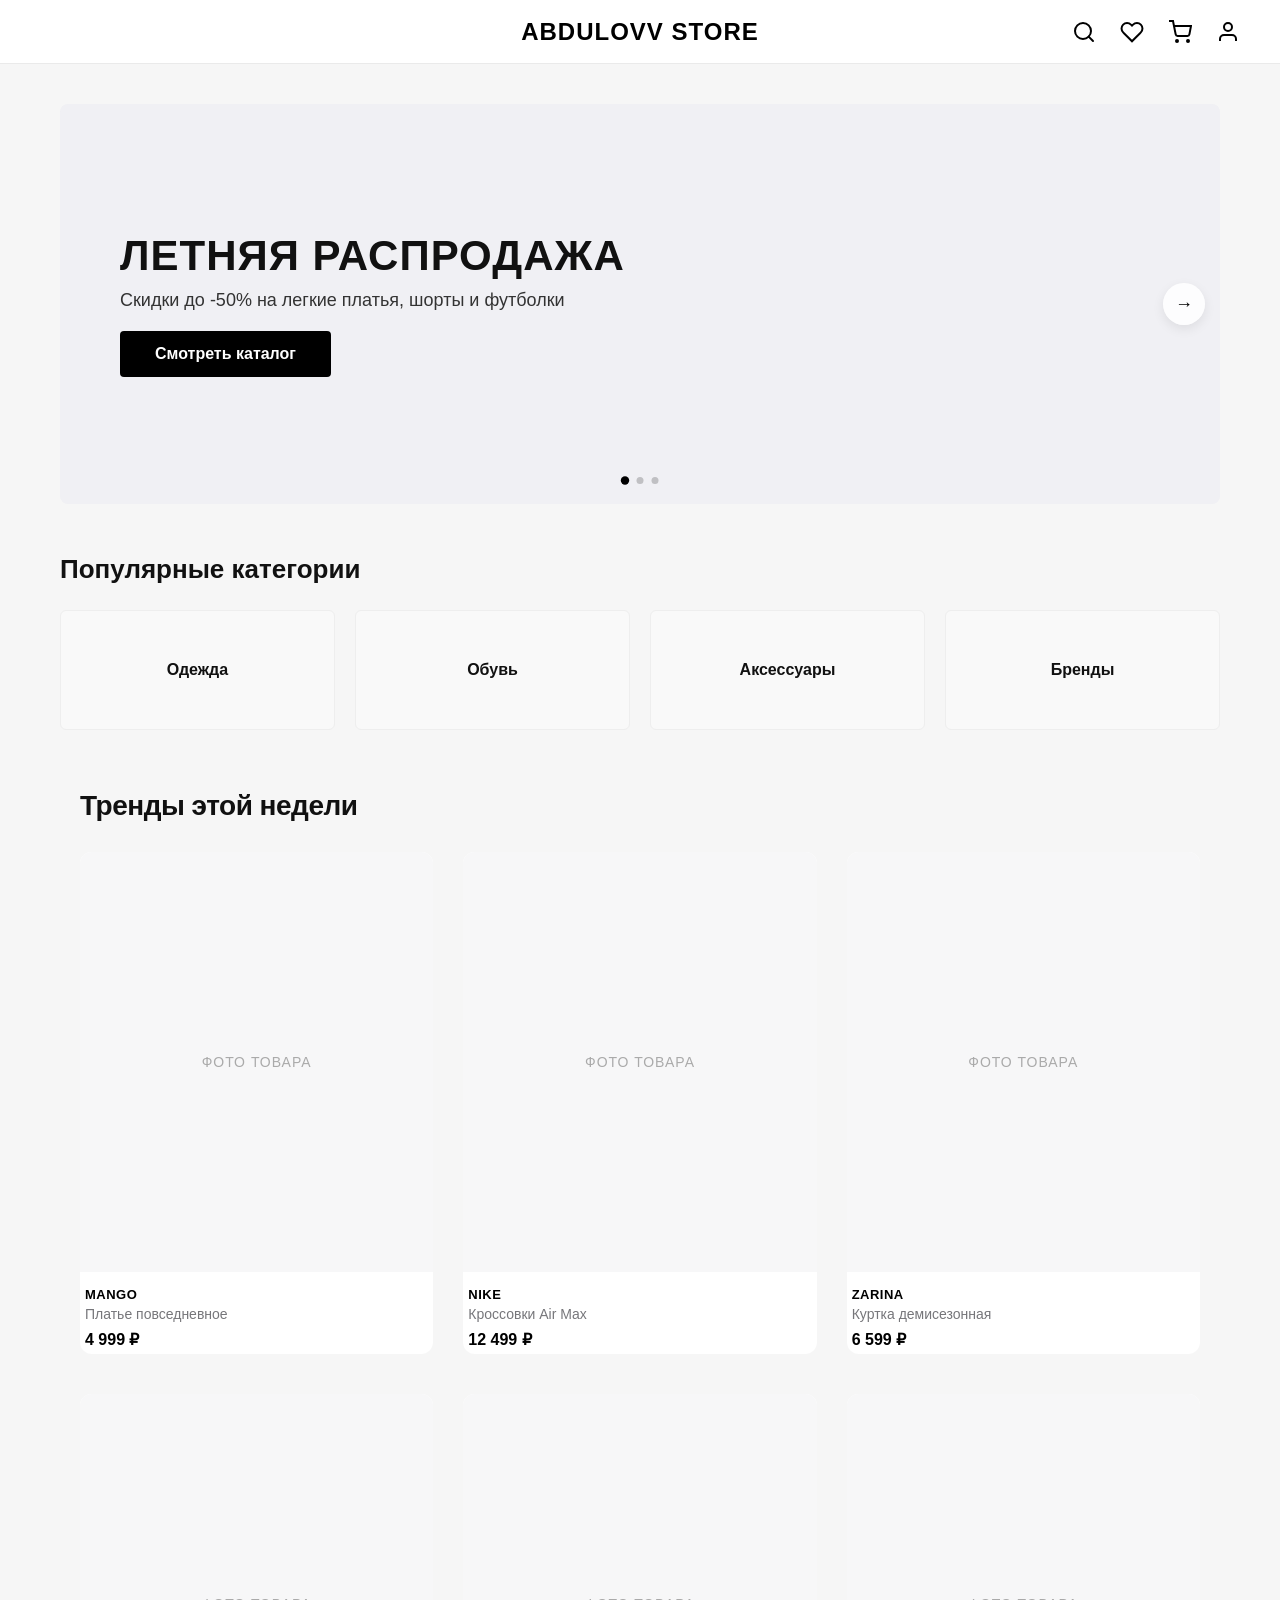
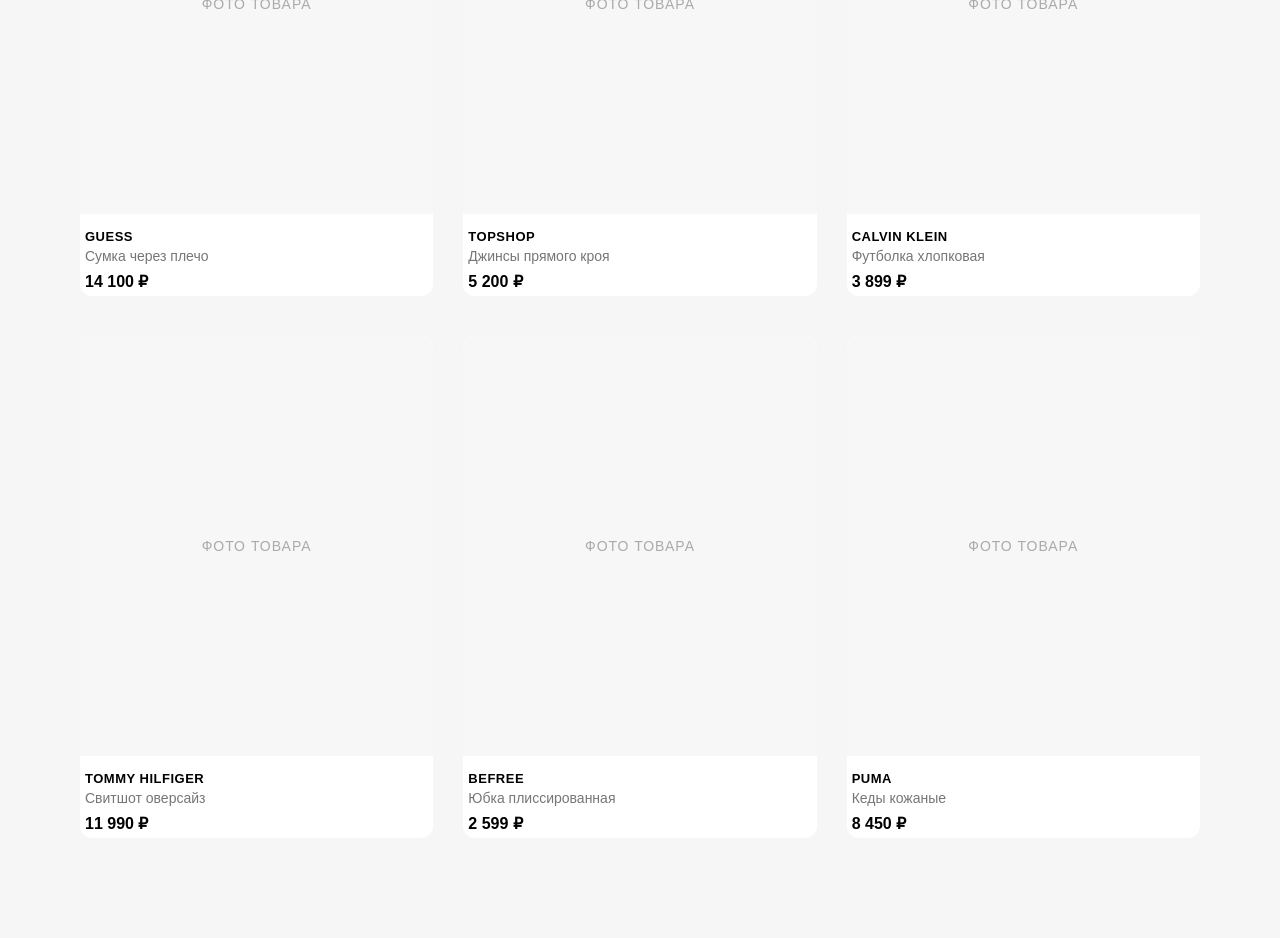
<file: FRONTEND/src/frontend/html/index.html>
<!doctype html>
<html lang="ru">
  <head>
    <meta charset="UTF-8" />
    <title>Clothing Store</title>
    <link rel="stylesheet" href="../css/style.css" />
  </head>
  <body>
    <header class="site-header">
      <div class="header-left"></div>

      <div class="header-center">
        <span class="logo-text">ABDULOVV STORE</span>

        <div class="center-search-container" id="searchContainer">
          <input
            type="text"
            class="search-input"
            placeholder="Поиск товаров..."
            id="searchInput"
          />
        </div>
      </div>

      <div class="header-right">
        <button
          class="nav-item header-icon-btn search-toggle"
          id="searchToggleBtn"
          aria-label="Открыть поиск"
        >
          <svg
            xmlns="http://www.w3.org/2000/svg"
            viewBox="0 0 24 24"
            width="24"
            height="24"
            fill="none"
            stroke="currentColor"
            stroke-width="2"
            stroke-linecap="round"
            stroke-linejoin="round"
          >
            <circle cx="11" cy="11" r="8"></circle>
            <line x1="21" y1="21" x2="16.65" y2="16.65"></line>
          </svg>
        </button>
        <button
          class="nav-item"
          onclick="window.location.href = 'favorites.html'"
          aria-label="Открыть избранное"
        >
          <svg
            xmlns="http://www.w3.org/2000/svg"
            viewBox="0 0 24 24"
            width="24"
            height="24"
            fill="none"
            stroke="currentColor"
            stroke-width="2"
          >
            <path
              d="M20.84 4.61a5.5 5.5 0 0 0-7.78 0L12 5.67l-1.06-1.06a5.5 5.5 0 0 0-7.78 7.78l1.06 1.06L12 21.23l7.78-7.78 1.06-1.06a5.5 5.5 0 0 0 0-7.78z"
            ></path>
          </svg>
        </button>

        <button
          class="nav-item"
          onclick="window.location.href = 'cart.html'"
          aria-label="Открыть корзину"
        >
          <svg
            xmlns="http://www.w3.org/2000/svg"
            viewBox="0 0 24 24"
            width="24"
            height="24"
            fill="none"
            stroke="currentColor"
            stroke-width="2"
          >
            <circle cx="9" cy="21" r="1"></circle>
            <circle cx="20" cy="21" r="1"></circle>
            <path
              d="M1 1h4l2.68 13.39a2 2 0 0 0 2 1.61h9.72a2 2 0 0 0 2-1.61L23 6H6"
            ></path>
          </svg>
        </button>

        <a href="login.html" class="nav-item" aria-label="Войти в профиль">
          <svg
            xmlns="http://www.w3.org/2000/svg"
            viewBox="0 0 24 24"
            width="24"
            height="24"
            fill="none"
            stroke="currentColor"
            stroke-width="2"
          >
            <path d="M20 21v-2a4 4 0 0 0-4-4H8a4 4 0 0 0-4 4v2"></path>
            <circle cx="12" cy="7" r="4"></circle>
          </svg>
        </a>
      </div>
    </header>

    <main class="content-wrapper">
      <section class="promo-carousel-modern">
        <div class="carousel-window">
          <div class="carousel-slides-wrapper">
            <div class="modern-slide" style="background-color: #f0f0f4">
              <div class="banner-info">
                <h1>ЛЕТНЯЯ РАСПРОДАЖА</h1>
                <p>Скидки до -50% на легкие платья, шорты и футболки</p>
                <a href="#" class="banner-btn">Смотреть каталог</a>
              </div>
            </div>

            <div class="modern-slide" style="background-color: #e3edf7">
              <div class="banner-info">
                <h1>НОВИНКИ НЕДЕЛИ</h1>
                <p>Поступление свежих коллекций от мировых брендов</p>
                <a href="#" class="banner-btn">Узнать больше</a>
              </div>
            </div>

            <div class="modern-slide" style="background-color: #fcf0e5">
              <div class="banner-info">
                <h1>СПОРТИВНЫЙ СТИЛЬ</h1>
                <p>Одежда и обувь для фитнеса и активного отдыха</p>
                <a href="#" class="banner-btn">Выбрать экипировку</a>
              </div>
            </div>
          </div>
        </div>

        <button class="carousel-single-btn" onclick="nextSlide()">
          &rarr;
        </button>

        <div class="carousel-mini-dots">
          <span class="mini-dot active" onclick="goToSlide(0)"></span>
          <span class="mini-dot" onclick="goToSlide(1)"></span>
          <span class="mini-dot" onclick="goToSlide(2)"></span>
        </div>
      </section>

      <section class="categories-section">
        <h2>Популярные категории</h2>
        <div class="categories-grid">
          <div class="category-card">Одежда</div>
          <div class="category-card">Обувь</div>
          <div class="category-card">Аксессуары</div>
          <div class="category-card">Бренды</div>
        </div>
      </section>

      <section class="products-section">
        <h2>Тренды этой недели</h2>
        <div class="products-grid">
          <a href="product.html?id=1" class="product-card-link">
            <div class="product-card">
              <div class="product-image-stub">Фото товара</div>
              <div class="product-details">
                <span class="brand">Mango</span>
                <span class="name">Платье повседневное</span>
                <span class="price">4 999 ₽</span>
              </div>
            </div>
          </a>

          <a href="product.html?id=2" class="product-card-link">
            <div class="product-card">
              <div class="product-image-stub">Фото товара</div>
              <div class="product-details">
                <span class="brand">Nike</span>
                <span class="name">Кроссовки Air Max</span>
                <span class="price">12 499 ₽</span>
              </div>
            </div>
          </a>

          <a href="product.html?id=3" class="product-card-link">
            <div class="product-card">
              <div class="product-image-stub">Фото товара</div>
              <div class="product-details">
                <span class="brand">Zarina</span>
                <span class="name">Куртка демисезонная</span>
                <span class="price">6 599 ₽</span>
              </div>
            </div>
          </a>

          <a href="product.html?id=4" class="product-card-link">
            <div class="product-card">
              <div class="product-image-stub">Фото товара</div>
              <div class="product-details">
                <span class="brand">Guess</span>
                <span class="name">Сумка через плечо</span>
                <span class="price">14 100 ₽</span>
              </div>
            </div>
          </a>

          <a href="product.html?id=5" class="product-card-link">
            <div class="product-card">
              <div class="product-image-stub">Фото товара</div>
              <div class="product-details">
                <span class="brand">Topshop</span>
                <span class="name">Джинсы прямого кроя</span>
                <span class="price">5 200 ₽</span>
              </div>
            </div>
          </a>

          <a href="product.html?id=6" class="product-card-link">
            <div class="product-card">
              <div class="product-image-stub">Фото товара</div>
              <div class="product-details">
                <span class="brand">Calvin Klein</span>
                <span class="name">Футболка хлопковая</span>
                <span class="price">3 899 ₽</span>
              </div>
            </div>
          </a>

          <a href="product.html?id=7" class="product-card-link">
            <div class="product-card">
              <div class="product-image-stub">Фото товара</div>
              <div class="product-details">
                <span class="brand">Tommy Hilfiger</span>
                <span class="name">Свитшот оверсайз</span>
                <span class="price">11 990 ₽</span>
              </div>
            </div>
          </a>

          <a href="product.html?id=8" class="product-card-link">
            <div class="product-card">
              <div class="product-image-stub">Фото товара</div>
              <div class="product-details">
                <span class="brand">Befree</span>
                <span class="name">Юбка плиссированная</span>
                <span class="price">2 599 ₽</span>
              </div>
            </div>
          </a>

          <a href="product.html?id=9" class="product-card-link">
            <div class="product-card">
              <div class="product-image-stub">Фото товара</div>
              <div class="product-details">
                <span class="brand">Puma</span>
                <span class="name">Кеды кожаные</span>
                <span class="price">8 450 ₽</span>
              </div>
            </div>
          </a>
        </div>
      </section>
    </main>
    <script src="../js/script.js"></script>
  </body>
</html>
</file>
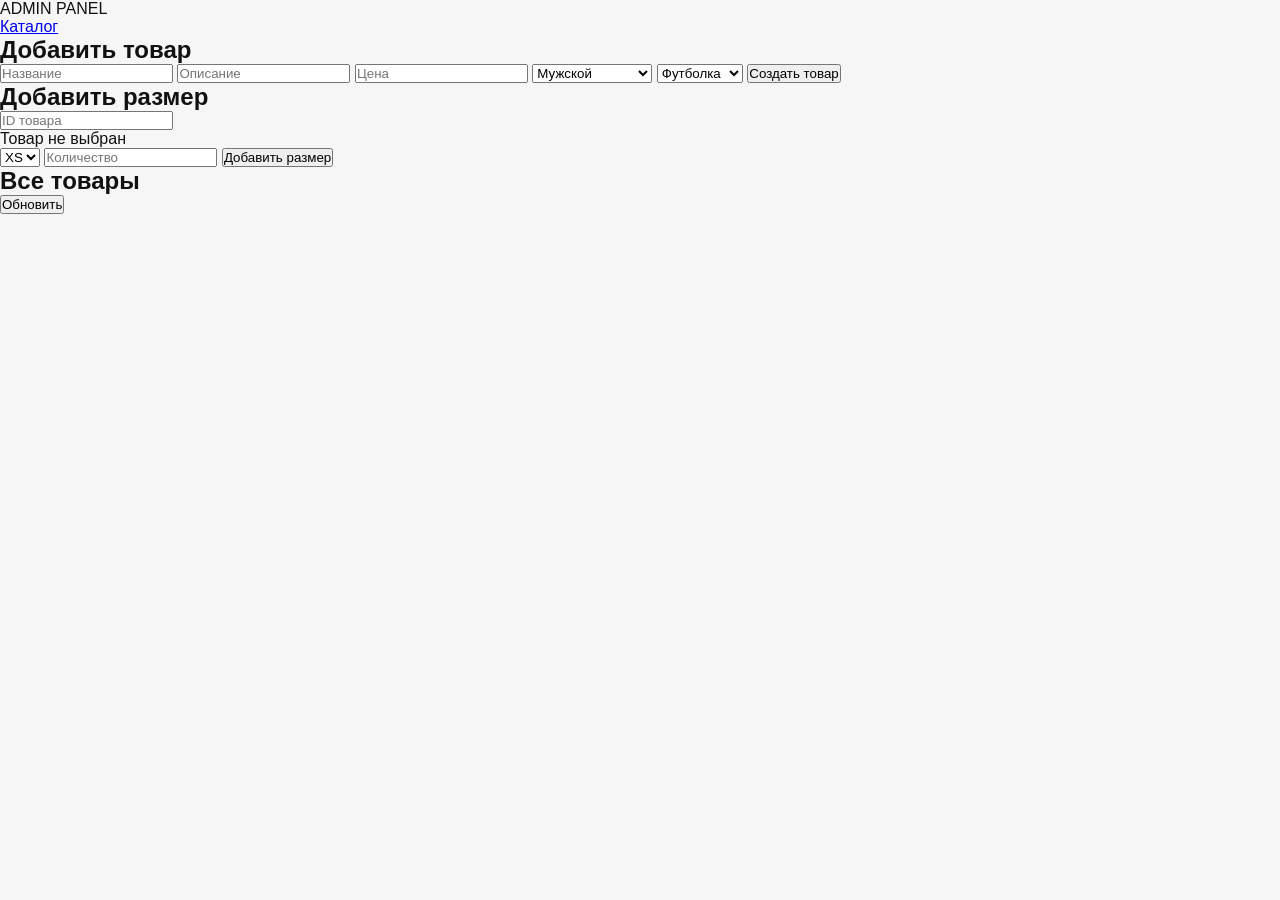
<file: FRONTEND/src/frontend/html/admin.html>
<!DOCTYPE html>
<html lang="ru">
<head>
    <meta charset="UTF-8">
    <title>Admin Panel</title>
    <link rel="stylesheet" href="../css/style.css">
</head>
<body>

<header class="header">
    <div class="logo">ADMIN PANEL</div>

    <nav class="nav">
        <a href="index.html">Каталог</a>
    </nav>
</header>

<main class="admin-container">

    <section class="admin-section">
        <h2>Добавить товар</h2>

        <input id="name" type="text" placeholder="Название">
        <input id="description" type="text" placeholder="Описание">
        <input id="price" type="number" placeholder="Цена">

        <select id="sex">
            <option value="MALE">Мужской</option>
            <option value="FEMALE">Женский</option>
            <option value="UNISEX">Универсальный</option>
        </select>

        <select id="category">
            <option value="TSHIRT">Футболка</option>
            <option value="SHIRT">Рубашка</option>
            <option value="CAP">Кепка</option>
            <option value="GLASSES">Очки</option>
            <option value="SHORTS">Шорты</option>
            <option value="SOCKS">Носки</option>
            <option value="SCARF">Шарф</option>
            <option value="PANTS">Брюки</option>
            <option value="HAT">Шляпа</option>
            <option value="SNEAKERS">Кроссовки</option>
        </select>

        <button onclick="createProduct()">Создать товар</button>
    </section>

    <section class="admin-section">
        <h2>Добавить размер</h2>

        <input id="productId" type="number" placeholder="ID товара">

        <div id="selectedProductInfo" class="selected-product">
            Товар не выбран
        </div>

        <select id="size">
            <option value="XS">XS</option>
            <option value="S">S</option>
            <option value="M">M</option>
            <option value="L">L</option>
            <option value="XL">XL</option>
        </select>

        <input id="stock" type="number" placeholder="Количество">

        <button onclick="createVariant()">Добавить размер</button>
    </section>

    <section class="admin-section">
        <h2>Все товары</h2>

        <button onclick="loadProducts()">Обновить</button>

        <div id="productsList"></div>
    </section>

</main>

<script src="../js/admin.js"></script>

</body>
</html>
</file>
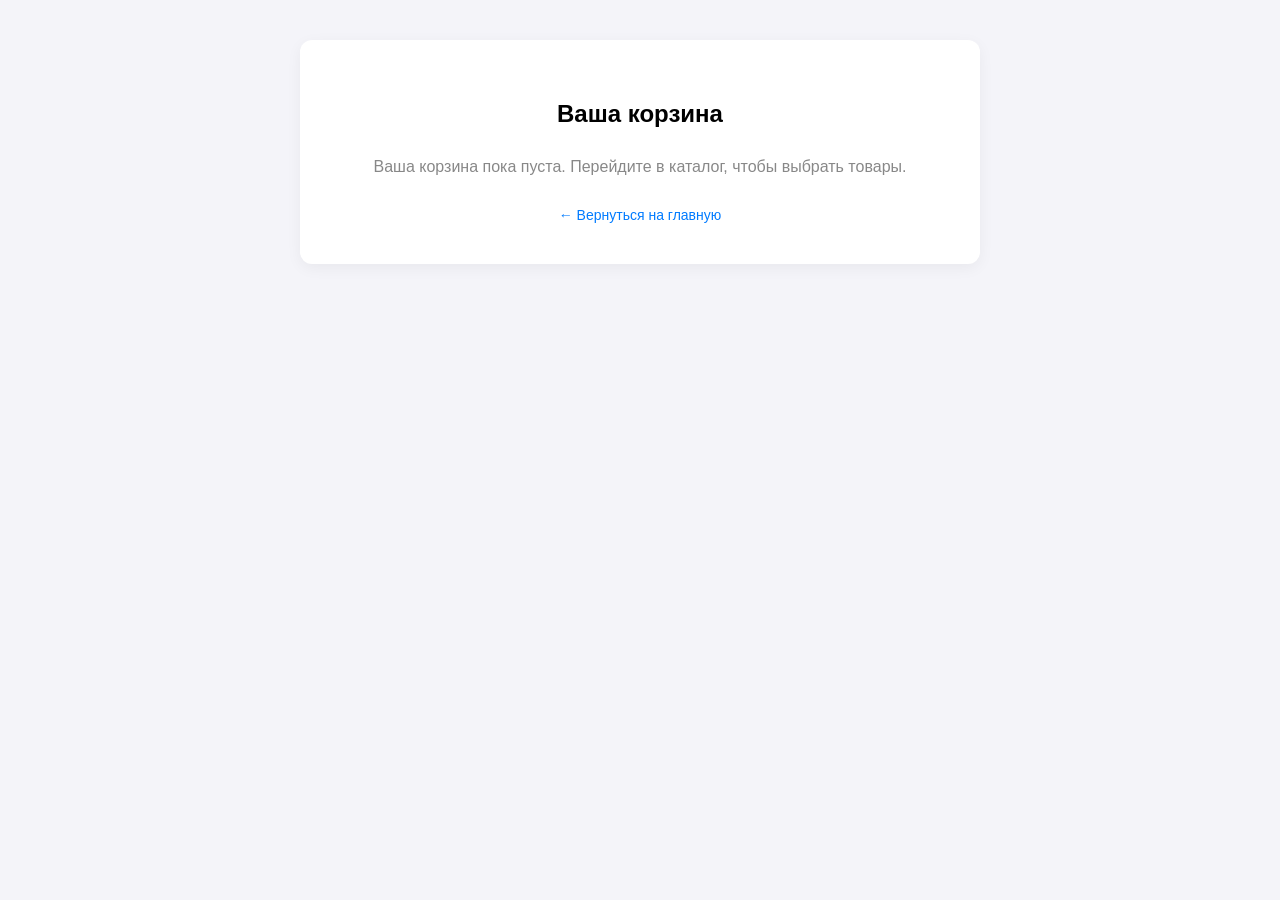
<file: FRONTEND/src/frontend/html/cart.html>
<!doctype html>
<html lang="ru">
  <head>
    <meta charset="UTF-8" />
    <meta name="viewport" content="width=device-width, initial-scale=1.0" />
    <title>Корзина</title>
    <style>
      body {
        font-family: sans-serif;
        background-color: #f4f4f9;
        margin: 0;
        padding: 40px 20px;
        display: flex;
        flex-direction: column;
        align-items: center;
      }
      .page-container {
        background: white;
        padding: 40px;
        border-radius: 12px;
        box-shadow: 0 4px 15px rgba(0, 0, 0, 0.05);
        width: 100%;
        max-width: 600px;
        text-align: center;
      }
      .empty-message {
        color: #888;
        margin: 30px 0;
      }
      .back-link {
        color: #007bff;
        text-decoration: none;
        font-size: 14px;
      }
      .back-link:hover {
        text-decoration: underline;
      }
    </style>
  </head>
  <body>
    <div class="page-container">
      <h2>Ваша корзина</h2>
      <p class="empty-message">
        Ваша корзина пока пуста. Перейдите в каталог, чтобы выбрать товары.
      </p>

      <a href="index.html" class="back-link">&larr; Вернуться на главную</a>
    </div>
  </body>
</html>
</file>
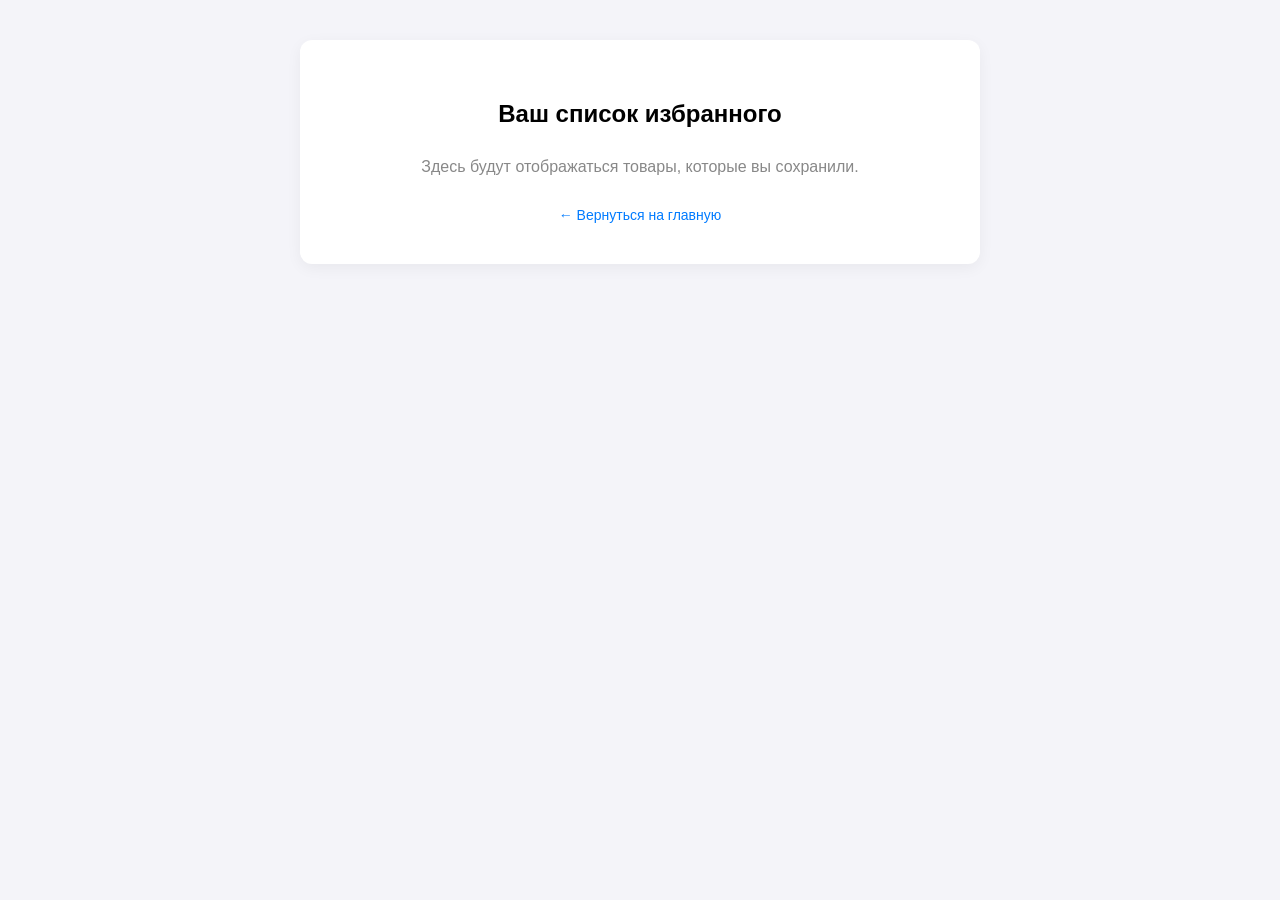
<file: FRONTEND/src/frontend/html/favorites.html>
<!doctype html>
<html lang="ru">
  <head>
    <meta charset="UTF-8" />
    <meta name="viewport" content="width=device-width, initial-scale=1.0" />
    <title>Избранное</title>
    <style>
      body {
        font-family: sans-serif;
        background-color: #f4f4f9;
        margin: 0;
        padding: 40px 20px;
        display: flex;
        flex-direction: column;
        align-items: center;
      }
      .page-container {
        background: white;
        padding: 40px;
        border-radius: 12px;
        box-shadow: 0 4px 15px rgba(0, 0, 0, 0.05);
        width: 100%;
        max-width: 600px;
        text-align: center;
      }
      .empty-message {
        color: #888;
        margin: 30px 0;
      }
      .back-link {
        color: #007bff;
        text-decoration: none;
        font-size: 14px;
      }
      .back-link:hover {
        text-decoration: underline;
      }
    </style>
  </head>
  <body>
    <div class="page-container">
      <h2>Ваш список избранного</h2>
      <p class="empty-message">
        Здесь будут отображаться товары, которые вы сохранили.
      </p>

      <a href="index.html" class="back-link">&larr; Вернуться на главную</a>
    </div>
  </body>
</html>
</file>
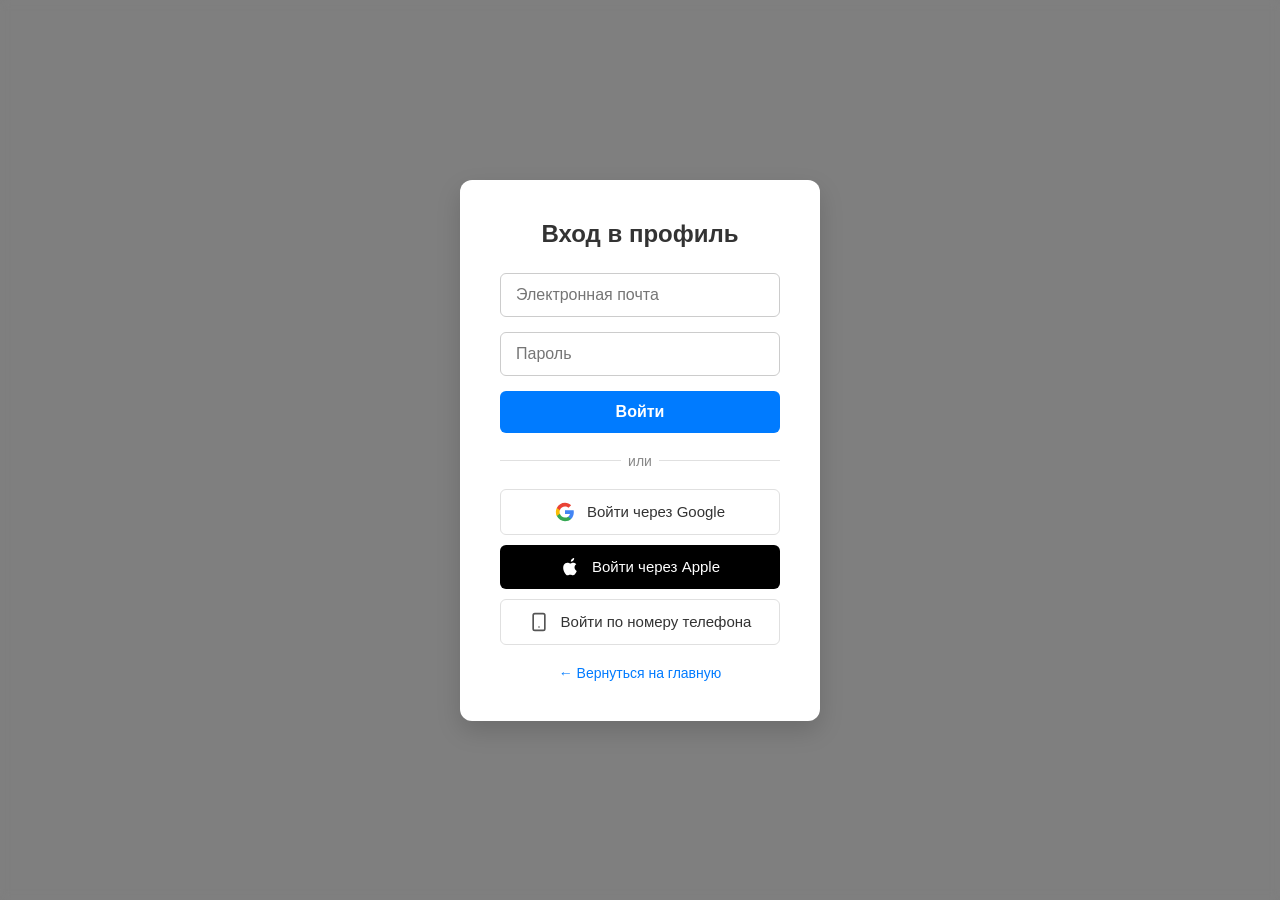
<file: FRONTEND/src/frontend/html/login.html>
<!doctype html>
<html lang="ru">
  <head>
    <meta charset="UTF-8" />
    <meta name="viewport" content="width=device-width, initial-scale=1.0" />
    <title>Вход в профиль</title>
    <link rel="stylesheet" href="../css/login.css" />
  </head>
  <body>
    <div class="login-container">
      <h2>Вход в профиль</h2>

      <form
        onsubmit="
          event.preventDefault();
          alert('Успешный вход!');
        "
      >
        <div class="input-group">
          <input
            type="email"
            placeholder="Электронная почта"
            required
            autocomplete="username"
          />
        </div>
        <div class="input-group">
          <input
            type="password"
            placeholder="Пароль"
            required
            autocomplete="current-password"
          />
        </div>
        <button type="submit" class="submit-btn">Войти</button>
      </form>

      <div class="divider">или</div>

      <div class="social-login-group">
        <button
          class="social-btn google-btn"
          onclick="alert('Вход через Google...')"
        >
          <svg
            xmlns="http://www.w3.org/2000/svg"
            viewBox="0 0 24 24"
            width="20"
            height="20"
            fill="currentColor"
          >
            <path
              d="M22.56 12.25c0-.78-.07-1.53-.2-2.25H12v4.26h5.92c-.26 1.37-1.04 2.53-2.21 3.31v2.77h3.57c2.08-1.92 3.28-4.74 3.28-8.09z"
              fill="#4285F4"
            />
            <path
              d="M12 23c2.97 0 5.46-.98 7.28-2.66l-3.57-2.77c-.98.66-2.23 1.06-3.71 1.06-2.86 0-5.29-1.93-6.16-4.53H2.18v2.84C3.99 20.53 7.7 23 12 23z"
              fill="#34A853"
            />
            <path
              d="M5.84 14.09c-.22-.66-.35-1.36-.35-2.09s.13-1.43.35-2.09V7.06H2.18C1.43 8.55 1 10.22 1 12s.43 3.45 1.18 4.94l2.85-2.22.81-.63z"
              fill="#FBBC05"
            />
            <path
              d="M12 5.38c1.62 0 3.06.56 4.21 1.64l3.15-3.15C17.45 2.09 14.97 1 12 1 7.7 1 3.99 3.47 2.18 7.06l3.66 2.84c.87-2.6 3.3-4.53 6.16-4.53z"
              fill="#EA4335"
            />
          </svg>
          Войти через Google
        </button>

        <button
          class="social-btn apple-btn"
          onclick="alert('Вход через Apple...')"
        >
          <svg
            xmlns="http://www.w3.org/2000/svg"
            viewBox="0 0 24 24"
            width="20"
            height="20"
            fill="currentColor"
          >
            <path
              d="M18.71 19.5c-.83 1.24-1.71 2.45-3.05 2.47-1.34.03-1.77-.79-3.29-.79-1.53 0-2 .77-3.27.82-1.31.05-2.3-1.32-3.14-2.53C4.25 17 2.94 12.45 4.7 9.39c.87-1.52 2.43-2.48 4.12-2.51 1.28-.02 2.5.87 3.29.87.78 0 2.26-1.07 3.81-.91.65.03 2.47.26 3.64 1.98-.09.06-2.17 1.28-2.15 3.81.03 3.02 2.65 4.03 2.68 4.04-.03.07-.42 1.44-1.38 2.83M15.97 4.17c.66-.81 1.11-1.93.99-3.06-1 .04-2.21.67-2.93 1.49-.62.69-1.16 1.84-1.01 2.96 1.12.09 2.27-.58 2.95-1.39z"
            />
          </svg>
          Войти через Apple
        </button>

        <button
          class="social-btn phone-btn"
          onclick="alert('Вход по телефону...')"
        >
          <svg
            xmlns="http://www.w3.org/2000/svg"
            viewBox="0 0 24 24"
            width="20"
            height="20"
            fill="none"
            stroke="currentColor"
            stroke-width="2"
            stroke-linecap="round"
            stroke-linejoin="round"
          >
            <rect x="5" y="2" width="14" height="20" rx="2" ry="2"></rect>
            <line x1="12" y1="18" x2="12.01" y2="18"></line>
          </svg>
          Войти по номеру телефона
        </button>
      </div>

      <a href="index.html" class="back-link">&larr; Вернуться на главную</a>
    </div>
  </body>
</html>
</file>
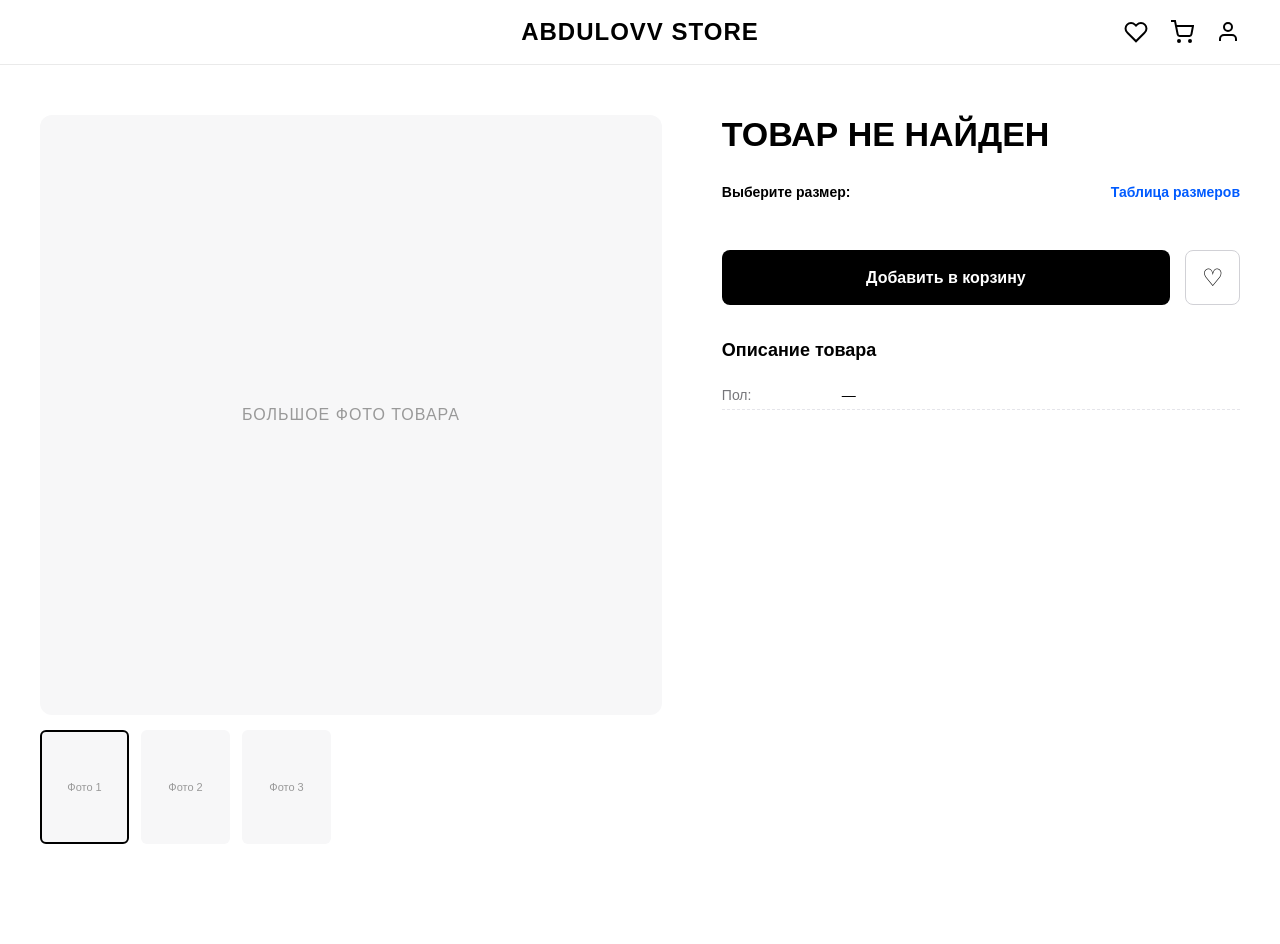
<file: FRONTEND/src/frontend/html/product.html>
<!doctype html>
<html lang="ru">
  <head>
    <meta charset="UTF-8" />
    <meta name="viewport" content="width=device-width, initial-scale=1.0" />
    <title>Карточка товара | ABDULOVV STORE</title>
    <link rel="stylesheet" href="../css/product.css" />
  </head>
  <body>
    <header class="site-header">
      <div class="header-left"></div>

      <div class="header-center">
        <a href="../html/index.html" class="logo-text">ABDULOVV STORE</a>
      </div>

      <div class="header-right">
        <button
          class="nav-item"
          onclick="window.location.href = '../html/favorites.html'"
          aria-label="Избранное"
        >
          <svg
            xmlns="http://www.w3.org/2000/svg"
            viewBox="0 0 24 24"
            width="24"
            height="24"
            fill="none"
            stroke="currentColor"
            stroke-width="2"
          >
            <path
              d="M20.84 4.61a5.5 5.5 0 0 0-7.78 0L12 5.67l-1.06-1.06a5.5 5.5 0 0 0-7.78 7.78l1.06 1.06L12 21.23l7.78-7.78 1.06-1.06a5.5 5.5 0 0 0 0-7.78z"
            ></path>
          </svg>
        </button>
        <button
          class="nav-item"
          onclick="window.location.href = '../html/cart.html'"
          aria-label="Корзина"
        >
          <svg
            xmlns="http://www.w3.org/2000/svg"
            viewBox="0 0 24 24"
            width="24"
            height="24"
            fill="none"
            stroke="currentColor"
            stroke-width="2"
          >
            <circle cx="9" cy="21" r="1"></circle>
            <circle cx="20" cy="21" r="1"></circle>
            <path
              d="M1 1h4l2.68 13.39a2 2 0 0 0 2 1.61h9.72a2 2 0 0 0 2-1.61L23 6H6"
            ></path>
          </svg>
        </button>
        <a href="../html/login.html" class="nav-item" aria-label="Войти">
          <svg
            xmlns="http://www.w3.org/2000/svg"
            viewBox="0 0 24 24"
            width="24"
            height="24"
            fill="none"
            stroke="currentColor"
            stroke-width="2"
          >
            <path d="M20 21v-2a4 4 0 0 0-4-4H8a4 4 0 0 0-4 4v2"></path>
            <circle cx="12" cy="7" r="4"></circle>
          </svg>
        </a>
      </div>
    </header>

    <main class="product-page-container">
      <div class="product-gallery">
        <div class="main-image-box">Большое фото товара</div>
        <div class="thumbs-images">
          <div class="thumb-stub active">Фото 1</div>
          <div class="thumb-stub">Фото 2</div>
          <div class="thumb-stub">Фото 3</div>
        </div>
      </div>

      <div class="product-shop-info">
        <div class="product-header-info">
          <h1 class="product-brand-title" id="productName">—</h1>
          <p class="product-name-title" id="productCategory"></p>
          <div class="product-price-box" id="productPrice"></div>
        </div>

        <div class="size-selector-section">
          <div class="size-header">
            <span>Выберите размер:</span>
            <a href="#" class="size-table-link">Таблица размеров</a>
          </div>
          <div class="sizes-grid" id="sizes"></div>
        </div>

        <div class="purchase-actions">
          <button class="add-to-cart-btn" onclick="addToCart()">
            Добавить в корзину
          </button>
          <button class="add-to-fav-btn" onclick="addToFav()">&#9825;</button>
        </div>

        <div class="product-description-accordion">
          <h3>Описание товара</h3>
          <p id="productDescription"></p>
          <ul>
            <li><strong>Пол:</strong> <span id="productSex">—</span></li>
          </ul>
        </div>
      </div>
    </main>

    <script src="../js/product.js"></script>
  </body>
</html>
</file>
<file: FRONTEND/src/frontend/css/style.css>
* {
  margin: 0;
  padding: 0;
  box-sizing: border-box;
}

body {
  font-family: Arial, sans-serif;
  background: #f6f6f6;
  color: #111;
}

/* Базовые стили шапки */
.site-header {
  position: relative; /* Обязательно для абсолютного позиционирования центра */
  display: flex;
  justify-content: space-between;
  align-items: center;
  padding: 20px 40px;
  background-color: #ffffff;
  border-bottom: 1px solid #eaeaea;
  font-family: sans-serif;
  height: 64px; /* Фиксируем высоту шапки для выравнивания */
}

.header-left,
.header-right {
  flex: 1;
}

.header-right {
  display: flex;
  justify-content: flex-end;
  gap: 24px;
}

/* --- НАДЕЖНОЕ ЦЕНТРИРОВАНИЕ --- */
.header-center {
  position: absolute;
  left: 50%;
  top: 50%;
  transform: translate(-50%, -50%); /* Жестко ставит блок по центру экрана */
  width: 450px; /* Фиксированная ширина поисковой зоны и логотипа */
  display: flex;
  justify-content: center;
  align-items: center;
}

/* Название магазина */
.logo-text {
  font-size: 24px;
  font-weight: bold;
  text-transform: uppercase;
  letter-spacing: 1px;
  color: #000000;
  transition: opacity 0.4s ease;
}

/* --- КНОПКА ЛУПЫ --- */
.search-toggle {
  position: relative;
  z-index: 20;
  transition: transform 0.7s cubic-bezier(0.25, 1, 0.5, 1);
}

/* --- ПОИСКОВЫЙ КОНТЕЙНЕР --- */
.center-search-container {
  position: absolute;
  top: 50%;
  right: 15px;
  transform: translateY(-50%) scaleX(0);
  transform-origin: right center;

  width: 100%; /* Развернется на всю ширину .header-center (450px) */
  background-color: #f5f5f5;
  border-radius: 20px;
  padding: 8px 40px 8px 16px; /* Отступ справа под приехавшую лупу */
  opacity: 0;
  visibility: hidden;
  z-index: 15;

  /* Задержка, чтобы лупа успела отъехать */
  transition:
    transform 0.7s cubic-bezier(0.25, 1, 0.5, 1) 0.2s,
    opacity 0.5s ease 0.2s,
    visibility 0.7s 0.2s;
}

.search-input {
  border: none;
  background: none;
  outline: none;
  width: 100%;
  font-size: 15px;
  color: #000000;
}

/* --- СОСТОЯНИЕ АКТИВНОГО ПОИСКА --- */

/* Расстояние сдвига лупы рассчитывается так: 
            Ширина поиска (450px) минус половина ширины лупы (~12px), чтобы она встала на правый край центра.
            Поскольку лупа стоит в правой секции, сдвиг влево на ~315px (зависит от монитора). 
            Если лупа встает чуть левее/правее чем надо, отрегулируйте значение translateX ниже: */
.site-header.search-active .search-toggle {
  transform: translateX(-295px);
}

/* Скрываем логотип */
.site-header.search-active .logo-text {
  opacity: 0;
}

/* Открываем поисковик */
.site-header.search-active .center-search-container {
  transform: translateY(-50%) scaleX(1);
  opacity: 1;
  visibility: visible;
}

/* Общие стили иконок */
.nav-item {
  background: none;
  border: none;
  padding: 0;
  margin: 0;
  cursor: pointer;
  display: inline-flex;
  align-items: center;
  color: #000000;
  font-size: 16px;
  text-decoration: none;
}
.header-icon-btn {
  color: #000000;
}

/* --- СТИЛИ ДЛЯ ВАРИАНТА С ИКОНКАМИ --- */

/* Выстраиваем кнопки в один ряд по центру */
.auth-icons-row {
  display: flex;
  justify-content: center;
  align-items: center;
  gap: 20px; /* Расстояние между круглыми кнопками */
  margin-top: 10px;
}

/* Делаем кнопки идеально круглыми иконками */
.auth-icon-btn {
  display: flex;
  align-items: center;
  justify-content: center;
  width: 54px; /* Ширина круга */
  height: 54px; /* Высота круга */
  border-radius: 50%; /* Превращает квадрат в идеальный круг */
  background-color: #ffffff;
  border: 1px solid #e0e0e0;
  cursor: pointer;
  transition:
    background-color 0.2s,
    border-color 0.2s,
    transform 0.1s;
  padding: 0;
}

/* Эффект наведения */
.auth-icon-btn:hover {
  background-color: #f9f9f9;
  border-color: #cccccc;
  transform: translateY(-2px); /* Кнопка красиво приподнимается при наведении */
}

.auth-icon-btn:active {
  transform: translateY(0) scale(0.95); /* Легкий эффект нажатия */
}

/* Персонализация кнопки Apple (черный круг с белым яблоком) */
.auth-icon-btn.apple-btn {
  background-color: #000000;
  border: none;
  color: #ffffff;
}

.auth-icon-btn.apple-btn:hover {
  background-color: #1a1a1a;
}

/* Цвет для иконки телефона, чтобы она подходила по стилю */
.auth-icon-btn.phone-btn {
  color: #333333;
}
/* Находим в CSS этот класс и меняем/добавляем эти строчки */
.modal-overlay {
  position: fixed;
  top: 0;
  left: 0;
  width: 100%;
  height: 100%;
  background-color: rgba(0, 0, 0, 0.4);
  backdrop-filter: blur(4px);
  display: flex;
  justify-content: center;
  align-items: center;
  z-index: 1000;

  /* ВАЖНО: Изначально полностью скрываем окно */
  opacity: 0;
  visibility: hidden;
  transition:
    opacity 0.3s ease,
    visibility 0.3s ease;
}

/* Этот класс будет добавляться через JavaScript при клике */
.modal-overlay.active {
  opacity: 1;
  visibility: visible;
}
.main {
  max-width: 1300px;
  margin: 35px auto;
  padding: 0 25px;
}

.main h1 {
  margin-bottom: 25px;
  font-size: 32px;
}
/* --- СТИЛИ ДЛЯ СТРАНИЦЫ В СТИЛЕ LAMODA (НЕ ВЛИЯЮТ НА HEADER) --- */

/* Контейнер-ограничитель, чтобы контент не расползался на весь экран */
.content-wrapper {
  max-width: 1200px;
  margin: 0 auto;
  padding: 40px 20px;
  font-family: "Helvetica Neue", Arial, sans-serif;
}

/* --- СТИЛИ ДЛЯ СЛАЙДЕРА С ОДНОЙ СТРЕЛКОЙ И ТОЧКАМИ --- */
.promo-carousel-modern {
  position: relative;
  max-width: 1200px;
  margin: 0 auto 50px auto;
}

/* Окно, внутри которого движется лента с баннерами */
.carousel-window {
  width: 100%;
  height: 400px;
  overflow: hidden;
  border-radius: 8px;
}

/* Длинная лента, содержащая все 3 баннера в одну линию */
.carousel-slides-wrapper {
  display: flex;
  width: 300%; /* Так как баннера 3, ширина 300% */
  height: 100%;
  transition: transform 0.6s cubic-bezier(0.25, 1, 0.5, 1); /* Идеально плавный переход */
}

/* Каждый отдельный баннер внутри ленты */
.modern-slide {
  width: 33.333%; /* Ровно треть от общей длины ленты */
  height: 100%;
  display: flex;
  align-items: center;
  padding-left: 60px;
  box-sizing: border-box;
}

/* Одиночная правая стрелка */
.carousel-single-btn {
  position: absolute;
  top: 50%;
  right: 15px;
  transform: translateY(-50%);
  background: rgba(255, 255, 255, 0.9);
  border: none;
  width: 42px;
  height: 42px;
  border-radius: 50%;
  font-size: 18px;
  cursor: pointer;
  z-index: 10;
  display: flex;
  align-items: center;
  justify-content: center;
  box-shadow: 0 4px 12px rgba(0, 0, 0, 0.08);
  transition:
    background 0.2s,
    transform 0.2s;
}
.carousel-single-btn:hover {
  background: #ffffff;
  transform: translateY(-50%) scale(1.08);
}
.carousel-single-btn:active {
  transform: translateY(-50%) scale(0.95);
}

/* Контейнер для маленьких точек */
.carousel-mini-dots {
  position: absolute;
  bottom: 20px;
  left: 50%;
  transform: translateX(-50%);
  display: flex;
  gap: 8px;
  z-index: 10;
}

/* Стиль маленьких точек */
.mini-dot {
  width: 7px;
  height: 7px;
  background: rgba(0, 0, 0, 0.2);
  border-radius: 50%;
  cursor: pointer;
  transition:
    background 0.3s,
    transform 0.3s;
}

/* Активная точка (текущий баннер) становится чуть шире или темнее */
.mini-dot.active {
  background: #000000;
  transform: scale(1.2);
}

/* Текст внутри баннера */
.banner-info h1 {
  font-size: 42px;
  margin: 0 0 10px 0;
  font-weight: 800;
  letter-spacing: 1px;
}
.banner-info p {
  font-size: 18px;
  color: #333;
  margin: 0 0 20px 0;
}
.banner-btn {
  display: inline-block;
  background: #000000;
  color: #ffffff;
  padding: 14px 35px;
  text-decoration: none;
  font-weight: bold;
  border-radius: 4px;
}
/* Каждый слайд занимает 100% ширины контейнера */
.scroll-slide {
  flex: 0 0 100%; /* Запрещаем сжиматься, строго 100% ширины */
  height: 400px;
  border-radius: 8px;
  display: flex;
  align-items: center;
  padding-left: 60px;
  box-sizing: border-box;
  scroll-snap-align: start; /* Точка, к которой примагничивается скролл */
}

/* Стили текста и кнопки внутри баннера */
.banner-info h1 {
  font-size: 42px;
  margin: 0 0 10px 0;
  font-weight: 800;
  letter-spacing: 1px;
}
.banner-info p {
  font-size: 18px;
  color: #333;
  margin: 0 0 20px 0;
}
.banner-btn {
  display: inline-block;
  background: #000000;
  color: #ffffff;
  padding: 14px 35px;
  text-decoration: none;
  font-weight: bold;
  border-radius: 4px;
  transition: background 0.2s ease;
}
.banner-btn:hover {
  background: #222222;
}

/* Текстовый блок внутри баннера */
.banner-info h1 {
  font-size: 42px;
  margin: 0 0 10px 0;
  font-weight: 800;
  letter-spacing: 1px;
}
.banner-info p {
  font-size: 18px;
  color: #333;
  margin: 0 0 20px 0;
}
.banner-btn {
  display: inline-block;
  background: #000000;
  color: #ffffff;
  padding: 14px 35px;
  text-decoration: none;
  font-weight: bold;
  border-radius: 4px;
  transition: background 0.2s ease;
}
.banner-btn:hover {
  background: #222222;
}

/* Стрелочки Влево / Вправо */
/* --- АНИМИРОВАННЫЕ СТРЕЛКИ КАРУСЕЛИ --- */

.carousel-btn {
  position: absolute;
  top: 50%;
  transform: translateY(-50%) scale(1); /* Исходный размер */
  background: rgba(255, 255, 255, 0.85);
  border: none;
  width: 45px;
  height: 45px;
  border-radius: 50%;
  font-size: 20px;
  cursor: pointer;
  z-index: 10;
  display: flex;
  align-items: center;
  justify-content: center;
  box-shadow: 0 4px 12px rgba(0, 0, 0, 0.1);

  /* Важно: плавность для всех изменений (цвета, размера, теней и позиции) */
  transition:
    background-color 0.3s ease,
    transform 0.3s cubic-bezier(0.25, 0.8, 0.25, 1),
    box-shadow 0.3s ease,
    left 0.3s ease,
    right 0.3s ease;
}

/* Настройки позиций по умолчанию (сдвинули чуть ближе к краям, как в прошлом шаге) */
.btn-left {
  left: 12px;
}
.btn-right {
  right: 12px;
}

/* --- ЭФФЕКТЫ ПРИ НАВЕДЕНИИ (HOVER) --- */

/* Общий эффект для обеих стрелок: делаем фон чисто белым, увеличиваем кнопку и усиливаем тень */
.carousel-btn:hover {
  background: rgba(255, 255, 255, 1);
  box-shadow: 0 6px 20px rgba(0, 0, 0, 0.15);
}

/* Левая стрелка при наведении: увеличивается и делает микро-шаг влево */
.btn-left:hover {
  transform: translateY(-50%) scale(1.1);
  left: 6px;
}

/* Правая стрелка при наведении: увеличивается и делает микро-шаг вправо */
.btn-right:hover {
  transform: translateY(-50%) scale(1.1);
  right: 6px;
}

/* Эффект при самом моменте клика (нажатии) — стрелка слегка сжимается обратно */
.carousel-btn:active {
  transform: translateY(-50%) scale(0.95);
}
.carousel-btn:hover {
  background: rgba(255, 255, 255, 1);
}
.btn-left {
  left: 5px;
}
.btn-right {
  right: 5px;
}

/* Точки-индикаторы внизу карусели */
.carousel-dots {
  position: absolute;
  bottom: 20px;
  left: 50%;
  transform: translateX(-50%);
  display: flex;
  gap: 10px;
  z-index: 10;
}
.dot {
  width: 10px;
  height: 10px;
  background: rgba(0, 0, 0, 0.2);
  border-radius: 50%;
  cursor: pointer;
  transition: background 0.2s;
}
.dot.active {
  background: #000000;
}

.banner-btn {
  display: inline-block;
  background: #000000;
  color: #ffffff;
  padding: 14px 35px;
  text-decoration: none;
  font-weight: bold;
  border-radius: 4px;
  transition: background 0.2s ease;
}
.banner-btn:hover {
  background: #222222;
}

/* Стили заголовков для секций */
.categories-section h2,
.products-section h2 {
  font-size: 26px;
  font-weight: 700;
  margin-bottom: 25px;
}

/* Сетка популярных категорий */
.categories-section {
  margin-bottom: 60px;
}
.categories-grid {
  display: grid;
  grid-template-columns: repeat(4, 1fr);
  gap: 20px;
}
.category-card {
  background: #f9f9f9;
  height: 120px;
  display: flex;
  align-items: center;
  justify-content: center;
  font-weight: bold;
  font-size: 16px;
  border-radius: 6px;
  cursor: pointer;
  border: 1px solid #eeeeee;
  transition:
    transform 0.2s ease,
    box-shadow 0.2s ease;
}
.category-card:hover {
  transform: translateY(-3px);
  box-shadow: 0 5px 15px rgba(0, 0, 0, 0.05);
}

/* ==========================================
   УЛУЧШЕННЫЙ ДИЗАЙН КАТАЛОГА (ЛАМОДА СТИЛЬ)
   ========================================== */

.products-section {
  max-width: 1200px;
  margin: 60px auto;
  padding: 0 20px;
}

.products-section h2 {
  font-size: 28px;
  font-weight: 700;
  margin-bottom: 30px;
  letter-spacing: -0.5px;
}

/* Сетка каталога */
.products-grid {
  display: grid;
  grid-template-columns: repeat(3, 1fr);
  gap: 40px 30px; /* Увеличили расстояние между рядами */
}

/* Ссылка-обертка карточки */
.product-card-link {
  text-decoration: none;
  color: inherit;
  display: block;
}

/* Сама карточка товара */
.product-card {
  display: flex;
  flex-direction: column;
  background: #ffffff;
  border-radius: 12px;
  overflow: hidden;
  transition:
    transform 0.3s cubic-bezier(0.25, 1, 0.5, 1),
    box-shadow 0.3s ease;
}

/* Контейнер для фото (заглушки) */
.product-image-stub {
  background: #f7f7f8;
  height: 420px; /* Пропорции как на Lamoda */
  display: flex;
  align-items: center;
  justify-content: center;
  color: #aaaaaa;
  font-size: 14px;
  font-weight: 500;
  letter-spacing: 1px;
  text-transform: uppercase;
  transition: background-color 0.3s ease;
  position: relative;
}

/* Эффект при наведении на карточку */
.product-card-link:hover .product-card {
  transform: translateY(-8px); /* Карточка изящно приподнимается */
  box-shadow: 0 15px 30px rgba(0, 0, 0, 0.05);
}

.product-card-link:hover .product-image-stub {
  background: #f0f0f2; /* Фото слегка темнеет при наведении */
}

/* Блок с ценой и названиями */
.product-details {
  padding: 15px 5px 5px 5px; /* Минималистичные отступы */
  display: flex;
  flex-direction: column;
  gap: 4px;
}

.product-details .brand {
  font-size: 13px;
  font-weight: 800;
  text-transform: uppercase;
  letter-spacing: 0.5px;
  color: #000000;
}

.product-details .name {
  font-size: 14px;
  color: #76767a;
  font-weight: 400;
  white-space: nowrap;
  overflow: hidden;
  text-overflow: ellipsis; /* Если имя длинное, будет красивое триточие */
}

.product-details .price {
  font-size: 16px;
  font-weight: 700;
  color: #000000;
  margin-top: 4px;
}
</file>
<file: FRONTEND/src/frontend/css/login.css>
/* 1. Стили для всей страницы (чтобы выровнять окно ровно по центру) */
body {
  font-family: sans-serif;
  margin: 0;
  padding: 0;
  height: 100vh;
  display: flex;
  justify-content: center;
  align-items: center;
  
  /* Фоновая подложка: делаем такое же затемнение и размытие, как было у модального окна */
  background: rgba(0, 0, 0, 0.5); 
  backdrop-filter: blur(5px);
  -webkit-backdrop-filter: blur(5px); /* Поддержка для браузера Safari на Mac */
}

/* 2. Контентная форма (само белое окошко) */
.login-container {
  background: #ffffff;
  padding: 40px;
  border-radius: 12px;
  width: 100%;
  max-width: 360px; /* Ограничиваем ширину окна */
  box-shadow: 0 10px 25px rgba(0, 0, 0, 0.15); /* Красивая мягкая тень */
  box-sizing: border-box;
}

/* 3. Заголовок внутри окна */
.login-container h2 {
  margin-top: 0;
  margin-bottom: 25px;
  text-align: center;
  color: #333333;
}

/* 4. Группы полей ввода (отступы между ними) */
.input-group {
  margin-bottom: 15px;
}

/* 5. Сами поля ввода (Email и Пароль) */
.input-group input {
  width: 100%;
  padding: 12px 15px;
  border: 1px solid #cccccc;
  border-radius: 6px;
  font-size: 16px;
  box-sizing: border-box;
  transition: border-color 0.2s ease;
}

/* Эффект при клике на поле ввода */
.input-group input:focus {
  border-color: #007bff;
  outline: none;
}

/* 6. Главная синяя кнопка «Войти» */
.submit-btn {
  width: 100%;
  padding: 12px;
  background: #007bff;
  color: #ffffff;
  border: none;
  border-radius: 6px;
  font-size: 16px;
  font-weight: bold;
  cursor: pointer;
  transition: background 0.2s ease;
}

/* Эффект при наведении на кнопку */
.submit-btn:hover {
  background: #0056b3;
}

/* 7. Ссылка «Вернуться на главную» */
.back-link {
  display: block;
  text-align: center;
  margin-top: 20px;
  color: #007bff;
  text-decoration: none;
  font-size: 14px;
  transition: color 0.2s ease;
}

.back-link:hover {
  color: #0056b3;
  text-decoration: underline; /* Подчеркивание только при наведении */
}

/* Разделитель "или" с линиями по бокам */
.divider {
  display: flex;
  align-items: center;
  text-align: center;
  margin: 20px 0;
  color: #888888;
  font-size: 14px;
}
.divider::before,
.divider::after {
  content: '';
  flex: 1;
  border-bottom: 1px solid #e0e0e0;
}
.divider::before {
  margin-right: .5em;
}
.divider::after {
  margin-left: .5em;
}

/* Контейнер для кнопок авторизации */
.social-login-group {
  display: flex;
  flex-direction: column;
  gap: 10px; /* Отступ между кнопками */
}

/* Общие стили для кнопок соцсетей */
.social-btn {
  display: flex;
  align-items: center;
  justify-content: center;
  gap: 12px; /* Расстояние между иконкой и текстом */
  width: 100%;
  padding: 12px;
  border: 1px solid #e0e0e0;
  border-radius: 6px;
  font-size: 15px;
  font-weight: 500;
  cursor: pointer;
  background-color: #ffffff;
  color: #333333;
  transition: background-color 0.2s ease, border-color 0.2s ease;
}

/* Эффект при наведении на любую кнопку соцсети */
.social-btn:hover {
  background-color: #f8f9fa;
  border-color: #cccccc;
}

/* Специфический стиль для Apple (если хотите сделать её черной, как в оригинале) */
.apple-btn {
  background-color: #000000;
  color: #ffffff;
  border: none;
}
.apple-btn:hover {
  background-color: #222222;
}

/* Стиль для кнопки телефона (сделаем её слегка серой) */
.phone-btn svg {
  color: #555555;
}
</file>
<file: FRONTEND/src/frontend/css/product.css>
body {
  margin: 0;
  font-family: sans-serif;
  background-color: #ffffff;
}

.product-page-container {
  max-width: 1200px;
  margin: 50px auto 100px auto;
  padding: 0 20px;
  display: grid;
  grid-template-columns: 1.2fr 1fr;
  gap: 60px;
}

.product-gallery {
  display: flex;
  flex-direction: column;
  gap: 15px;
}

.main-image-box {
  background: #f7f7f8;
  height: 600px;
  border-radius: 12px;
  display: flex;
  align-items: center;
  justify-content: center;
  color: #999;
  font-size: 16px;
  text-transform: uppercase;
  letter-spacing: 1px;
}

.thumbs-images {
  display: flex;
  gap: 12px;
}

.thumb-stub {
  background: #f7f7f8;
  width: 85px;
  height: 110px;
  border-radius: 6px;
  display: flex;
  align-items: center;
  justify-content: center;
  font-size: 11px;
  color: #999;
  cursor: pointer;
  border: 2px solid transparent;
  transition: all 0.2s ease;
}

.thumb-stub.active {
  border-color: #000000;
}

.product-brand-title {
  font-size: 34px;
  font-weight: 900;
  text-transform: uppercase;
  margin: 0 0 5px 0;
}

.product-name-title {
  font-size: 18px;
  color: #76767a;
  margin: 0 0 20px 0;
}

.product-price-box {
  font-size: 28px;
  font-weight: 700;
  color: #000000;
  margin-bottom: 30px;
}

.size-selector-section {
  margin-bottom: 10px;
}

.size-header {
  display: flex;
  justify-content: space-between;
  font-size: 14px;
  font-weight: 600;
  margin-bottom: 15px;
}

.size-table-link {
  color: #005bff;
  text-decoration: none;
}

.sizes-grid {
  display: flex;
  flex-wrap: wrap;
  gap: 12px;
}

.size-btn {
  background: #fff;
  border: 1px solid #d1d1d6;
  min-width: 65px;
  height: 45px;
  font-size: 14px;
  font-weight: 600;
  border-radius: 8px;
  cursor: pointer;
  transition: all 0.2s;
}

.size-btn:hover:not(.disabled) {
  border-color: #000;
}

.size-btn.selected {
  border-color: #000;
  background: #000;
  color: #fff;
}

.size-btn.disabled {
  background: #f7f7f8;
  color: #c7c7cc;
  border-color: #e5e5ea;
  cursor: not-allowed;
  text-decoration: line-through;
}

.purchase-actions {
  display: flex;
  gap: 15px;
  margin: 35px 0;
}

.add-to-cart-btn {
  flex: 1;
  background: #000;
  color: #fff;
  border: none;
  height: 55px;
  font-size: 16px;
  font-weight: 700;
  border-radius: 8px;
  cursor: pointer;
  transition: background 0.2s;
}

.add-to-cart-btn:hover {
  background: #222;
}

.add-to-fav-btn {
  background: #fff;
  border: 1px solid #d1d1d6;
  width: 55px;
  height: 55px;
  font-size: 24px;
  border-radius: 8px;
  cursor: pointer;
  display: flex;
  align-items: center;
  justify-content: center;
  transition: border-color 0.2s;
}

.add-to-fav-btn:hover {
  border-color: #e74c3c;
}

.product-description-accordion h3 {
  font-size: 18px;
  margin-bottom: 15px;
}

.product-description-accordion p {
  font-size: 15px;
  line-height: 1.6;
  color: #3a3a3c;
  margin-bottom: 20px;
}

.product-description-accordion ul {
  list-style: none;
  padding: 0;
}

.product-description-accordion li {
  font-size: 14px;
  padding: 6px 0;
  border-bottom: 1px dashed #e5e5ea;
  display: flex;
}

.product-description-accordion li strong {
  min-width: 120px;
  color: #76767a;
  font-weight: 400;
}

/* Хедер */
.site-header {
  position: relative;
  display: flex;
  justify-content: space-between;
  align-items: center;
  padding: 0 40px;
  background-color: #ffffff;
  border-bottom: 1px solid #eaeaea;
  height: 64px;
}

.header-left {
  flex: 1;
}

.header-center {
  position: absolute;
  left: 50%;
  top: 50%;
  transform: translate(-50%, -50%); /* Жестко ставит блок по центру экрана */
  width: 450px; /* Фиксированная ширина поисковой зоны и логотипа */
  display: flex;
  justify-content: center;
  align-items: center;
}

.logo-text {
  font-size: 24px;
  font-weight: bold;
  text-transform: uppercase;
  letter-spacing: 1px;
  color: #000000;
  transition: opacity 0.4s ease;
  text-decoration: none;
}

.header-right {
  flex: 1;
  display: flex;
  justify-content: flex-end;
  align-items: center;
  gap: 22px;
}

.nav-item {
  background: none;
  border: none;
  padding: 0;
  cursor: pointer;
  display: inline-flex;
  align-items: center;
  color: #000;
  text-decoration: none;
}

.nav-item:hover svg {
  opacity: 0.6;
}
</file>
